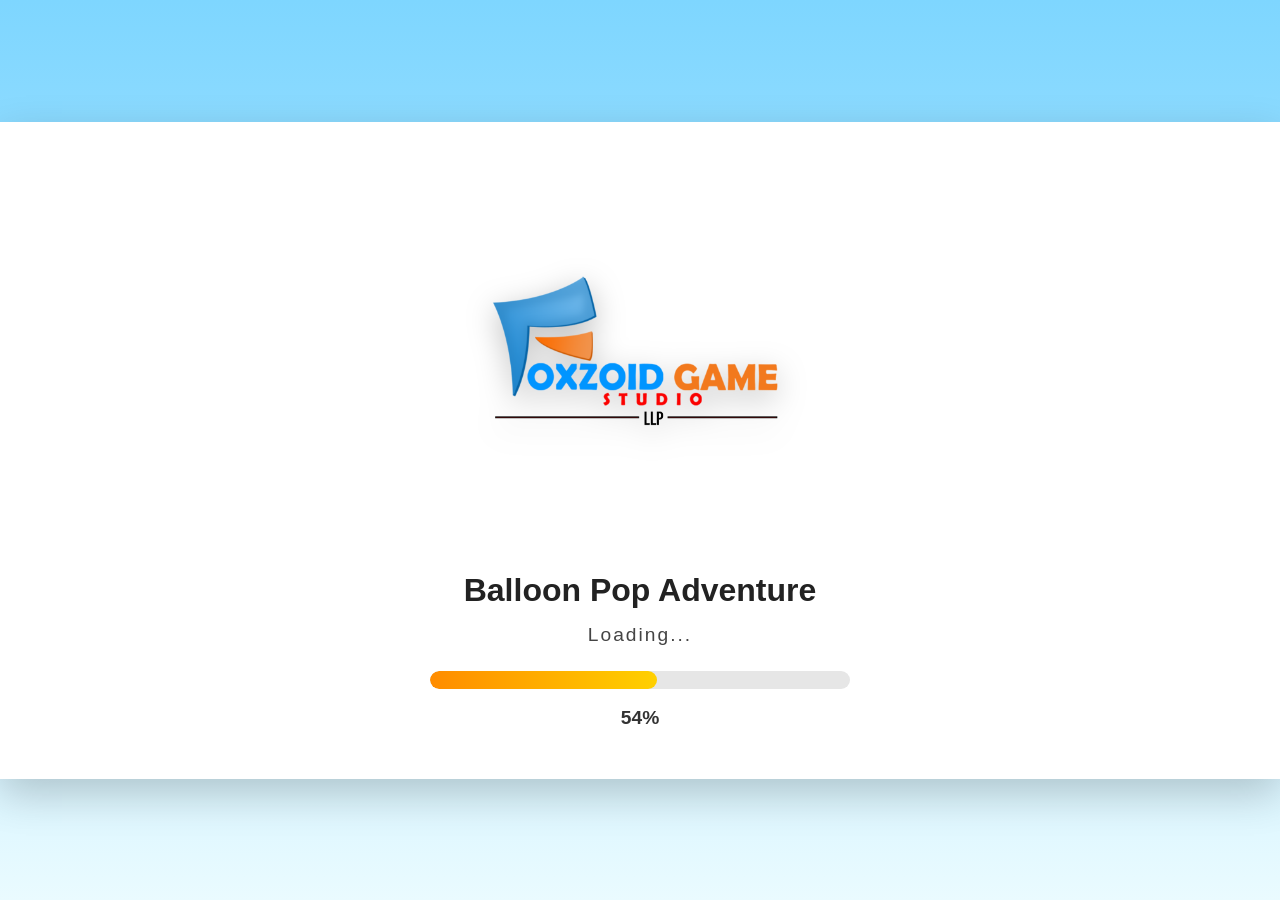
<file: Balloon Pop Adventure/index.html>
<!doctype html>
<html lang="en">
  <head>
    <meta charset="UTF-8" />
    <meta name="viewport" content="width=device-width, initial-scale=1.0" />

    <title>Balloon Pop Adventure | Fun Balloon Popping Game for Kids</title>
    <meta
      name="description"
      content="Play Balloon Pop Adventure, a colorful balloon popping game for kids. Pop balloons, score points, and enjoy a fun arcade adventure."
    />

    <meta
      name="keywords"
      content="Balloon Pop Adventure, balloon game, kids game, HTML5 game, browser game, arcade game, balloon popping game"
    />

    <meta name="author" content="Foxzoid Studio" />

    <meta name="robots" content="index, follow" />
    <link rel="icon" href="assets/favicon.png" />

    <link rel="stylesheet" href="css/home.css" />
  </head>

  <body>
    <!-- ================= LOADING SCREEN ================= -->

    <div id="loading-screen">
      <div class="loading-overlay">
        <div class="logo-wrapper">
          <img src="assets/company-logo.png" class="loading-logo" />
        </div>

        <h2 class="loading-title">Balloon Pop Adventure</h2>

        <p class="loading-text">Loading...</p>

        <div class="loading-bar">
          <div class="loading-progress" id="loading-progress"></div>
        </div>

        <span id="loading-percent"> 0% </span>
      </div>
    </div>
    <div class="home-container">
      <!-- ================= SETTINGS BUTTON ================= -->
      <button id="settings-btn" class="settings-btn" aria-label="Settings">
        ⚙️
      </button>
      <!-- Settings + Shop (top-right) -->
      <button id="shop-btn-home" class="shop-btn-home" aria-label="Shop">
        🛒
      </button>

      <div class="cloud cloud1"></div>

      <div class="cloud cloud2"></div>

      <div class="sparkle s1">✨</div>
      <div class="sparkle s2">✨</div>
      <div class="sparkle s3">⭐</div>

      <img src="assets/mascot-left.PNG" class="mascot left" />

      <img src="assets/mascot-right.png" class="mascot right" />

      <div class="logo-area">
        <img src="assets/game-logo.png" class="game-logo" />

        <p class="tagline">🎈 Pop Balloons • Earn Points • Have Fun! 🎈</p>

        <button class="play-btn">▶ PLAY NOW</button>
      </div>

      <div class="balloons">
        <img src="assets/red-balloon.png" class="balloon b1" />

        <img src="assets/blue-balloon.png" class="balloon b2" />

        <img src="assets/yellow-balloon.png" class="balloon b3" />

        <img src="assets/green-balloon.png" class="balloon b4" />
      </div>

      <div class="grass"></div>
    </div>

    <!-- ================= SETTINGS POPUP ================= -->
    <div id="settings-modal" class="settings-modal">
      <div class="settings-panel">
        <button id="close-settings" class="close-settings">✖</button>

        <h2>⚙️ Settings</h2>

        <div class="setting-item">
          <span>🎵 Music</span>

          <label class="switch">
            <input type="checkbox" id="music-toggle" checked />
            <span class="slider"></span>
          </label>
        </div>

        <div class="setting-item">
          <span>🔊 Sound Effects</span>

          <label class="switch">
            <input type="checkbox" id="sound-toggle" checked />
            <span class="slider"></span>
          </label>
        </div>

        <div class="setting-item">
          <span>🔔 Vibration</span>

          <label class="switch">
            <input type="checkbox" id="vibration-toggle" checked />
            <span class="slider"></span>
          </label>
        </div>

        <div class="setting-item volume-item">
          <span>🔉 Volume</span>

          <input type="range" id="volume-slider" min="0" max="100" value="75" />
        </div>

        <button class="setting-btn" id="how-to-play-btn">📖 How to Play</button>
        <button class="setting-btn" id="privacy-btn">🔒 Privacy Policy</button>

        <button class="reset-btn">🗑 Reset Progress</button>
      </div>
    </div>

    <!-- How to Play Modal -->
    <div id="howto-modal" class="settings-modal">
      <div class="settings-panel">
        <button class="close-settings" id="close-howto">✖</button>
        <h2>📖 How to Play</h2>
        <div style="text-align: left; line-height: 1.6; font-size: 15px">
          <p>🎈 Tap / click balloons to pop them and earn points.</p>
          <hr>
          <p>❤️ Heart balloons give extra energy.</p>
          <hr>
          <p>⭐ Golden / special balloons give bonus points or coins.</p>
          <hr>
          <p>💣 Avoid bomb balloons — they reduce energy!</p>
          <hr>
          <p>Keep your energy above 0. When it reaches 0 the game ends.</p>
          <hr>
          <p>Buy upgrades in the Shop to make the game easier and more fun!</p>
        </div>
      </div>
    </div>

    <!-- Privacy Policy Modal -->
    <div id="privacy-modal" class="settings-modal">
      <div class="settings-panel">
        <button class="close-settings" id="close-privacy">✖</button>
        <h2>🔒 Privacy Policy</h2>
        <div
          style="
            text-align: left;
            line-height: 1.6;
            font-size: 14px;
            max-height: 60vh;
            overflow-y: auto;
          "
        >
          <p>
            Balloon Pop Adventure stores data only on your device using
            localStorage (scores, coins, settings, upgrades).
          </p>
          <p>
            No personal data is collected, no accounts are required, and nothing
            is sent to any server.
          </p>
          <p>
            You can clear all data anytime with the “Reset Progress” button.
          </p>
          <p>© 2026 Foxzoid Studio.</p>
        </div>
      </div>
    </div>

    <!-- ================= FOOTER ================= -->
    <footer class="game-footer">
      <p>Balloon Pop Adventure™</p>
      <small>Version 1.0.0 • © 2026 Foxzoid Studio. All Rights Reserved.</small>
    </footer>
    <audio id="bg-music" loop preload="auto">
      <source src="assets/audio/home-music.mp3" type="audio/mpeg" />
    </audio>
    <audio id="click-sound" preload="auto">
      <source src="assets/audio/sound-effects/click.mp3" type="audio/mpeg" />
    </audio>

    <audio id="popup-sound" preload="auto">
      <source src="assets/audio/sound-effects/pop.mp3" type="audio/mpeg" />
    </audio>

    <audio id="bonus-sound" preload="auto">
      <source src="assets/audio/sound-effects/bonus.mp3" type="audio/mpeg" />
    </audio>

    <audio id="game-over-sound" preload="auto">
      <source
        src="assets/audio/sound-effects/game-over.mp3"
        type="audio/mpeg"
      />
    </audio>
    <script>
      function startGame() {
        window.location.href = "game.html";
      }
    </script>
    <script src="js/home.js"></script>
  </body>
</html>
</file>
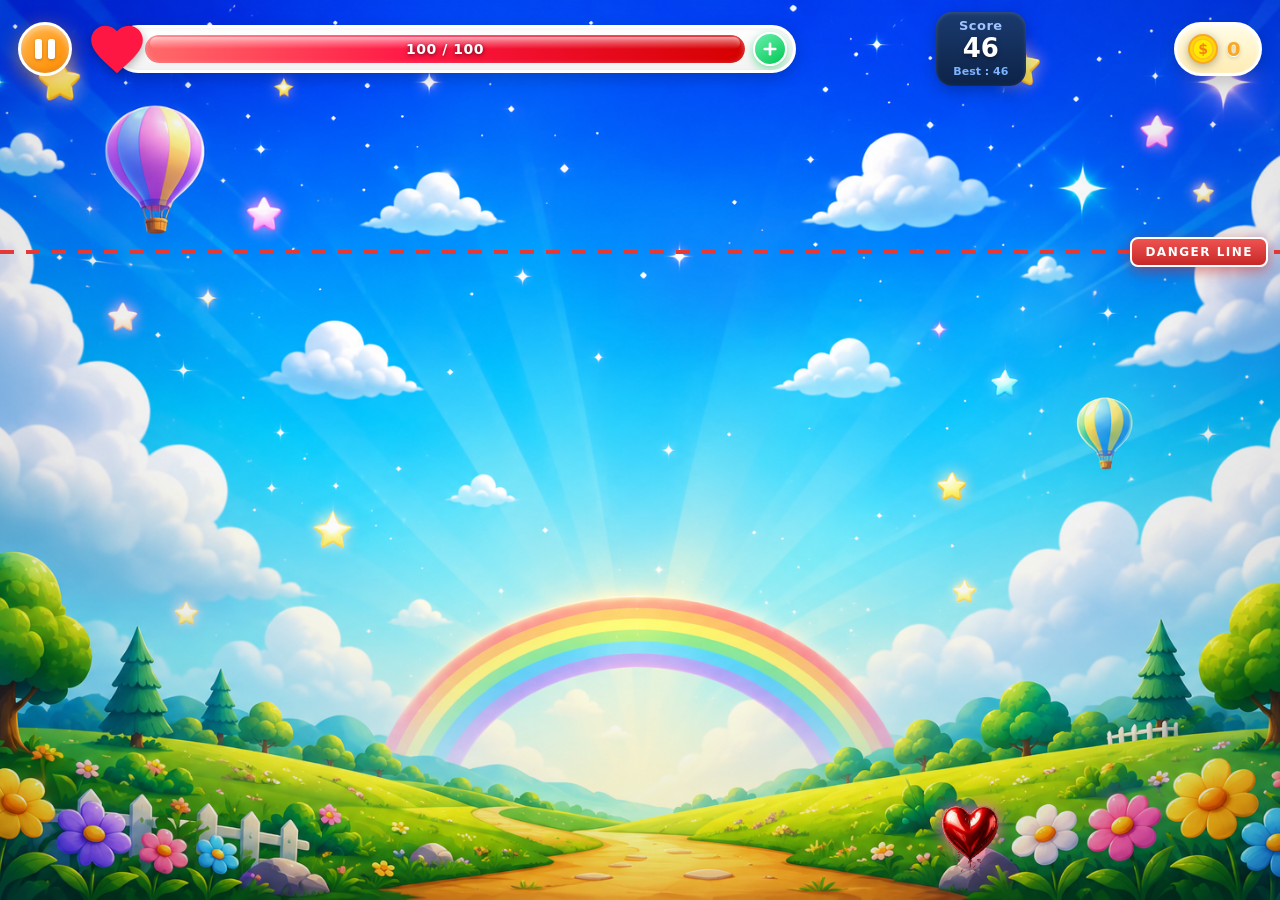
<file: Balloon Pop Adventure/game.html>
<!doctype html>
<html lang="en">
  <head>
    <meta charset="UTF-8" />
    <meta
      name="viewport"
      content="width=device-width, initial-scale=1.0, maximum-scale=1.0, user-scalable=no" />

    <title>Balloon Pop Adventure | Fun Balloon Popping Game for Kids</title>
    <meta
      name="description"
      content="Play Balloon Pop Adventure, a colorful balloon popping game for kids. Pop balloons, score points, and enjoy a fun arcade adventure." />

    <meta
      name="keywords"
      content="Balloon Pop Adventure, balloon game, kids game, HTML5 game, browser game, arcade game, balloon popping game" />

    <meta name="author" content="Foxzoid Studio" />

    <meta name="robots" content="index, follow" />
    <link rel="icon" href="assets/favicon.png" />
    <link rel="stylesheet" href="css/style.css" />
  </head>
  <body>
    <div class="game-ui">
      <div class="top-bar">
        <button class="pause-btn" aria-label="Pause Game">
          <div class="pause-icon">
            <span></span>
            <span></span>
          </div>
        </button>

        <div class="energy-wrap">
          <svg class="heart-icon" viewBox="0 0 24 24" fill="#FF1744">
            <path
              d="M12 21.35l-1.45-1.32C5.4 15.36 2 12.28 2 8.5 2 5.42 4.42 3 7.5 3c1.74 0 3.41.81 4.5 2.09C13.09 3.81 14.76 3 16.5 3 19.58 3 22 5.42 22 8.5c0 3.78-3.4 6.86-8.55 11.54L12 21.35z" />
          </svg>

          <div class="energy-bar">
            <div class="energy-fill-wrap">
              <div class="energy-fill"></div>
              <div class="energy-text">100 / 100</div>
            </div>

            <button class="plus-btn" aria-label="Buy Energy">
              <svg
                viewBox="0 0 24 24"
                fill="none"
                stroke="#fff"
                stroke-width="3.5"
                stroke-linecap="round">
                <line x1="12" y1="5" x2="12" y2="19" />
                <line x1="5" y1="12" x2="19" y2="12" />
              </svg>
            </button>
          </div>
        </div>

        <!-- ===== SCORE BOX ===== -->
        <div class="score-box">
          <div class="score-label">Score</div>
          <div id="score-value" class="score-value">0</div>
          <div id="best-score" class="best-score">Best : 0</div>
        </div>

        <div class="coins" aria-label="Coins">
          <svg class="coin-icon" viewBox="0 0 32 32">
            <circle
              cx="16"
              cy="16"
              r="14"
              fill="#FFD600"
              stroke="#F9A825"
              stroke-width="2" />
            <circle
              cx="16"
              cy="16"
              r="10"
              fill="#FFEA00"
              stroke="#FBC02D"
              stroke-width="1.5" />
            <text
              x="16"
              y="21"
              text-anchor="middle"
              font-size="14"
              font-weight="900"
              fill="#F57F17">
              $
            </text>
          </svg>
          <span class="coin-value">0</span>
        </div>
      </div>

      <div class="danger-line">
        <div class="danger-label">DANGER LINE</div>
      </div>

      <div id="balloon-container" class="balloon-container"></div>

      <section class="game-over-overlay hidden">
        <div class="game-over-card">
          <h1>💥 Game Over</h1>

          <p class="subtitle">Better Luck Next Time!</p>

          <div class="stats">
            <div class="stat">
              <span>🏆 Highest Score</span>
              <strong id="highest-score">0</strong>
            </div>

            <div class="stat">
              <span>⭐ Current Score</span>
              <strong id="current-score">0</strong>
            </div>

            <div class="stat">
              <span>🪙 Total Coins</span>
              <strong id="total-coins">0</strong>
            </div>

            <div class="stat">
              <span>💰 Coins Earned</span>
              <strong id="earned-coins">0</strong>
            </div>
          </div>

          <h2 id="new-record" class="hidden">🏆 NEW HIGH SCORE!</h2>

          <div class="popup-buttons">
            <button id="restart-btn" class="play-btn-popup">
              🔄 Play Again
            </button>

            <button id="home-btn" class="home-btn-popup">🏠 Home</button>
          </div>
        </div>
      </section>

      <!-- ================= PAUSE POPUP ================= -->
      <section id="pause-overlay" class="pause-overlay hidden">
        <div class="pause-card">

          <button id="close-pause" class="pause-close">
            ✕
          </button>

          <div class="pause-title">
            ⏸ GAME PAUSED
          </div>

          <div class="pause-content">

            <div class="pause-stats">

              <div class="pause-stat">
                <span>Current Score</span>
                <strong id="pause-score">0</strong>
              </div>

              <div class="pause-stat">
                <span>Best Score</span>
                <strong id="pause-best">0</strong>
              </div>

              <div class="pause-stat">
                <span>Coins</span>
                <strong id="pause-coins">0</strong>
              </div>

              <div class="pause-stat">
                <span>Time Played</span>
                <strong id="pause-time">00:00</strong>
              </div>

            </div>

            <div class="pause-buttons">

              <button id="resume-btn" class="resume-btn">
                ▶ Resume
              </button>

              <div class="bottom-buttons">

                <button id="restart-pause-btn" class="restart-btn">
                  🔄 Restart
                </button>

                <button id="home-pause-btn" class="home-btn">
                  🏠 Home
                </button>

              </div>

            </div>

          </div>

        </div>
      </section>
      <!-- ================= SHOP MODAL ================= -->
      <section id="shop-modal" class="shop-overlay hidden">
        <div class="shop-card">
          <button id="close-shop" class="shop-close">✕</button>
          <h2>🛒 Power-Up Shop</h2>
          <div class="shop-coins">
            Your Coins: <strong id="shop-total-coins">0</strong> 🪙
          </div>
          <div id="shop-list" class="shop-list"></div>
          <p class="shop-hint">Permanent upgrades stay forever • One-time
            power-ups last for the next run</p>

            <button id="shop-play-btn" class="shop-play-btn hidden">▶ Start Playing</button>
        </div>
      </section>
    </div>

    <audio id="pop-sound" preload="auto">
      <source src="assets/audio/sound-effects/pop.mp3" type="audio/mpeg" />
    </audio>
    <audio id="game-over-sound" preload="auto">
      <source
        src="assets/audio/sound-effects/game-over.mp3"
        type="audio/mpeg" />
    </audio>
    <audio id="click-sound" preload="auto">
      <source src="assets/audio/sound-effects/click.mp3" type="audio/mpeg" />
    </audio>
    <!-- Optional background music for the game -->
    <audio id="bg-music" loop preload="auto">
      <source src="assets/audio/home-music.mp3" type="audio/mpeg" />
    </audio>

    <script src="js/config.js" defer></script>
    <script src="js/sound.js" defer></script>
    <!-- ← THIS WAS MISSING -->
    <script src="js/ui.js" defer></script>
    <script src="js/balloon.js" defer></script>
    <script src="js/game.js" defer></script>
    <script src="js/main.js" defer></script>
  </body>
</html>
</file>
<file: Balloon Pop Adventure/css/home.css>
* {
  margin: 0;
  padding: 0;
  box-sizing: border-box;
}

html,
body {
  width: 100%;
  height: 100%;
  overflow: hidden;
}



body {
  font-family: "Comic Sans MS", "Trebuchet MS", sans-serif;

  background: linear-gradient(180deg, #56d8ff, #9ee8ff 45%, #dff8ff);
}


/*==========================
    LOADING SCREEN
==========================*/

      #loading-screen {
        position: fixed;
        inset: 0;

        display: flex;
        justify-content: center;
        align-items: center;

        background: linear-gradient(
          to bottom,
          #7ed6ff 0%,
          #a9e4ff 45%,
          #eafbff 100%
        );

        z-index: 99999;
        transition: opacity 0.8s ease;
      }

      .loading-overlay {
        width: 100%;
        min-height: 420px;

        display: flex;
        flex-direction: column;
        justify-content: center;
        align-items: center;

        padding: 50px 20px;

        background: #fff;

        box-shadow: 0 15px 40px rgba(0, 0, 0, 0.2);
      }

      .logo-wrapper {
        display: flex;
        justify-content: center;
        align-items: center;
      }

      .loading-logo {
        width: min(380px, 80vw);

        animation: bounce 2s infinite;

        filter: drop-shadow(0 8px 15px rgba(0, 0, 0, 0.25));
      }

      .loading-title {
        margin-top: 20px;

        font-size: clamp(1.5rem, 3vw, 2rem);

        font-weight: 800;

        color: #222;

        text-align: center;
      }

      .loading-text {
        margin-top: 15px;

        font-size: clamp(1rem, 2vw, 1.2rem);

        letter-spacing: 2px;

        color: #444;
      }

      .loading-bar {
        width: min(420px, 90vw);

        height: 18px;

        margin-top: 25px;

        border-radius: 50px;

        overflow: hidden;

        background: #e6e6e6;
      }

      .loading-progress {
        width: 0;
        height: 100%;
        border-radius: 50px;
        transition: width 0.2s linear;

        background: linear-gradient(90deg, #ff8c00, #ffd000);
      }

      #loading-percent {
        margin-top: 18px;

        font-size: clamp(1rem, 2vw, 1.2rem);

        font-weight: bold;

        color: #333;
      }

      /* Animation */

      @keyframes bounce {
        0%,
        100% {
          transform: scale(1);
        }

        50% {
          transform: scale(1.04);
        }
      }

      /* ==========================
   FOOTER
========================== */

      .game-footer {
        position: fixed;
        left: 50%;
        bottom: 12px;
        transform: translateX(-50%);

        width: min(95%, 700px);

        padding: 10px 18px;

        display: flex;
        flex-direction: column;
        align-items: center;
        justify-content: center;
        gap: 4px;

        border-radius: 18px;

        background: rgba(255, 255, 255, 0.72);
        backdrop-filter: blur(12px);

        box-shadow: 0 8px 24px rgba(0, 0, 0, 0.12);

        text-align: center;

        z-index: 100;
      }

      .game-footer p {
        margin: 0;
        font-size: clamp(0.85rem, 1.5vw, 1rem);
        font-weight: 700;
      }

      .game-footer small {
        font-size: clamp(0.65rem, 1.2vw, 0.82rem);
        color: #666;
        line-height: 1.4;
      }

      @media (max-width: 768px) {
        .game-footer {
          font-size: 12px;
          padding: 6px 14px;
          bottom: 8px;
        }
      }

      @media (max-width: 768px) {
        .loading-overlay {
          min-height: 360px;
          padding: 40px 20px;
        }

        .loading-logo {
          width: 300px;
        }

        .loading-title {
          margin-top: 16px;
        }
      }

      @media (max-width: 480px) {
        .loading-overlay {
          min-height: 320px;
          padding: 30px 16px;
        }

        .loading-logo {
          width: 220px;
        }

        .loading-title {
          font-size: 1.35rem;
        }

        .loading-text {
          font-size: 0.95rem;
          letter-spacing: 1px;
        }

        .loading-bar {
          height: 14px;
        }

        #loading-percent {
          font-size: 1rem;
        }

        .game-footer {
          bottom: 8px;
          padding: 8px 12px;
          border-radius: 14px;
        }
      }

      @media (max-width: 360px) {
        .loading-overlay {
          min-height: 290px;
          padding: 25px 12px;
        }

        .loading-logo {
          width: 180px;
        }

        .loading-title {
          font-size: 1.15rem;
        }
      }
/* ================= MAIN ================= */

.home-container {
  height: 100vh;

  display: flex;
  height: 100dvh;

  justify-content: center;

  align-items: center;

  position: relative;

  overflow: hidden;
}

/* ================= SOUND BUTTON ================= */

.sound-btn{
    position:absolute;
    top:20px;
    left:20px;

    width:60px;
    height:60px;

    border:none;
    border-radius:50%;

    cursor:pointer;

    font-size:28px;

    display:flex;
    align-items:center;
    justify-content:center;

    background:rgba(255,255,255,.9);

    box-shadow:0 8px 20px rgba(0,0,0,.2);

    transition: 0.3s;

    z-index:999;
}

.sound-btn:hover{
    transform:scale(1.08);
}

.sound-btn:active{
    transform:scale(0.95);
}

@media(max-width:768px){

.sound-btn{
    width:50px;
    height:50px;
    font-size:22px;
    top:15px;
    left:15px;
}

}

/* ================= CLOUDS ================= */

.cloud {
  position: absolute;

  background: white;

  width: 180px;
  height: 60px;

  border-radius: 50px;

  opacity: 0.8;

  filter: blur(0.3px);

  animation: cloudMove 25s linear infinite;
}

.cloud:before,
.cloud:after {
  content: "";

  position: absolute;

  background: white;

  border-radius: 50%;
}

.cloud:before {
  width: 90px;
  height: 90px;

  top: -45px;
  left: 30px;
}

.cloud:after {
  width: 70px;
  height: 70px;

  top: -25px;
  right: 25px;
}

.cloud1 {
  top: 15%;
  left: -200px;
}

.cloud2 {
  top: 35%;
  left: -300px;

  animation-delay: 10s;
}

@keyframes cloudMove {
  from {
    transform: translateX(-200px);
  }

  to {
    transform: translateX(120vw);
  }
}

/* ================= LOGO AREA ================= */

.logo-area {
  width: min(90vw, 500px);

  text-align: center;

  z-index: 10;
}

.game-logo {
  width: min(65vw, 430px);

  min-height: 35vh;

  object-fit: contain;

  filter: drop-shadow(0 15px 15px rgba(0, 0, 0, 0.2));

  animation: logoBounce 2s infinite;
}

@keyframes logoBounce {
  50% {
    transform: translateY(-18px);
  }
}

.tagline {
  margin-top: 2vh;

  font-size: clamp(14px, 2vw, 22px);

  font-weight: bold;

  color: black;
}

/* ================= PLAY BUTTON ================= */

.play-btn {
  margin-top: 3vh;

  padding: clamp(12px, 2vw, 22px) clamp(35px, 6vw, 70px);

  font-size: clamp(18px, 3vw, 32px);

  font-weight: 900;

  color: white;

  border: none;

  border-radius: 70px;

  cursor: pointer;

  background: linear-gradient(180deg, #ffdd55, #ff9d00);

  box-shadow:
    0 10px 0 #e67e00,
    0 20px 40px rgba(0, 0, 0, 0.25);

  position: relative;

  overflow: hidden;

  animation: buttonPulse 1.5s infinite;
}

.play-btn::before {
  content: "";

  position: absolute;

  top: 0;

  left: -100%;

  width: 50%;

  height: 100%;

  background: linear-gradient(
    120deg,
    transparent,
    rgba(255, 255, 255, 0.8),
    transparent
  );

  animation: shine 3s infinite;
}

@keyframes shine {
  to {
    left: 150%;
  }
}

.play-btn:hover {
  transform: scale(1.1);
}

@keyframes buttonPulse {
  50% {
    transform: scale(1.08);
  }
}

/* ================= MASCOTS ================= */

.mascot {
  position: absolute;

  width: min(18vw, 220px);

  max-height: 40vh;

  object-fit: contain;

  z-index: 5;

  filter: drop-shadow(0 10px 10px rgba(0, 0, 0, 0.2));

  animation: mascotFloat 3s ease-in-out infinite;
}

.left {
  left: 4%;

  bottom: 12%;
}

.right {
  right: 3%;

  bottom: 10%;

  width: min(28vw, 360px);

  animation-delay: 1s;
}

@keyframes mascotFloat {
  50% {
    transform: translateY(-25px) rotate(3deg);
  }
}

/* ================= BALLOONS ================= */

.balloon {
  position: absolute;

  width: clamp(45px, 7vw, 90px);

  height: auto;

  bottom: -150px;

  user-select: none;

  filter: drop-shadow(0 10px 8px rgba(0, 0, 0, 0.2));

  animation: balloonFly 10s infinite ease-in;
}

/* Different positions */

.b1 {
  left: 8%;

  animation-duration: 12s;
}

.b2 {
  left: 30%;

  width: 75px;

  animation-delay: 3s;

  animation-duration: 10s;
}

.b3 {
  right: 30%;

  width: 100px;

  animation-delay: 5s;

  animation-duration: 14s;
}

.b4 {
  right: 10%;

  width: 70px;

  animation-delay: 7s;

  animation-duration: 11s;
}

@keyframes balloonFly {
  0% {
    transform: translateY(0) rotate(0deg);

    opacity: 0;
  }

  10% {
    opacity: 1;
  }

  50% {
    transform: translateY(-55vh) rotate(10deg);
  }

  100% {
    transform: translateY(-120vh) rotate(-15deg);

    opacity: 0;
  }
}

.balloon:nth-child(1) {
  left: 10%;
}

.balloon:nth-child(2) {
  left: 30%;

  animation-delay: 3s;
}

.balloon:nth-child(3) {
  right: 25%;

  animation-delay: 6s;
}

.balloon:nth-child(4) {
  right: 10%;

  animation-delay: 8s;
}

@keyframes balloonUp {
  0% {
    transform: translateY(0) rotate(0);
  }

  100% {
    transform: translateY(-120vh) rotate(20deg);
  }
}

/* ================= SPARKLES ================= */

.sparkle {
  position: absolute;

  color: white;

  font-size: 30px;

  animation: sparkle 2s infinite;
}

.s1 {
  top: 20%;
  left: 20%;
}

.s2 {
  top: 60%;
  right: 20%;
}

.s3 {
  top: 30%;
  right: 35%;
}

@keyframes sparkle {
  50% {
    opacity: 0.3;

    transform: scale(1.5);
  }
}

/* ================= GROUND ================= */

.grass {
  position: absolute;

  bottom: 0;

  width: 100%;

  height:clamp(35px,8vh,70px);

  background: #75d64b;

  border-radius: 50% 50% 0 0;
}

/*================ SETTINGS BUTTON ================*/

.settings-btn{
    position:absolute;
    top:20px;
    right:20px;

    width:60px;
    height:60px;

    border:none;
    border-radius:50%;

    font-size:30px;

    background:linear-gradient(#5cb8ff,#2f83ff);

    color:#fff;

    cursor:pointer;

    box-shadow:0 8px 18px rgba(0,0,0,.25);

    transition:.3s;

    z-index:100;
}

.settings-btn:hover{
    transform:rotate(40deg) scale(1.1);
}


/*================ MODAL ================*/

.settings-modal{

    position:fixed;
    inset:0;

    background:rgba(0,0,0,.55);

    display:flex;
    justify-content:center;
    align-items:center;

    visibility:hidden;
    opacity:0;

    transition:.35s;

    z-index:999;
}

.settings-modal.show{

    visibility:visible;
    opacity:1;
}


/*================ PANEL ================*/

.settings-panel{

    width:360px;

    background:#fff4dd;

    border:6px solid #f8cf71;

    border-radius:28px;

    padding:30px;

    position:relative;

    box-shadow:0 20px 40px rgba(0,0,0,.35);

    animation:popup .35s ease;
}

@keyframes popup{

from{

transform:scale(.7);

opacity:0;

}

to{

transform:scale(1);

opacity:1;

}

}

.settings-panel h2{

text-align:center;

margin-bottom:25px;

color:#2563eb;

}


/*================ CLOSE ================*/

.close-settings{

position:absolute;

top:12px;

right:12px;

width:40px;

height:40px;

border:none;

border-radius:50%;

background:#ff4747;

color:#fff;

font-size:20px;

cursor:pointer;

}


/*================ ITEMS ================*/

.setting-item{

display:flex;

justify-content:space-between;

align-items:center;

margin:18px 0;

font-weight:bold;

}


.setting-btn{

width:100%;

margin-top:15px;

padding:12px;

border:none;

border-radius:14px;

background:#2f83ff;

color:white;

font-weight:bold;

cursor:pointer;

}

.reset-btn{

width:100%;

margin-top:15px;

padding:12px;

border:none;

border-radius:14px;

background:#ff3b3b;

color:white;

font-weight:bold;

cursor:pointer;

}


/*================ SWITCH ================*/

.switch{

position:relative;

display:inline-block;

width:54px;

height:28px;

}

.switch input{

display:none;

}

.slider{

position:absolute;

inset:0;

background:#ccc;

border-radius:20px;

transition:.3s;

}

.slider:before{

content:"";

position:absolute;

width:22px;

height:22px;

left:3px;

top:3px;

background:white;

border-radius:50%;

transition:.3s;

}

input:checked + .slider{

background:#34d399;

}

input:checked + .slider:before{

transform:translateX(26px);

}

.volume-item{

display:block;

}

.volume-item span{

display:block;

margin-bottom:8px;

}

#volume-slider{

width:100%;

}

/* ================= SHOP BUTTON (below Settings) ================= */
.shop-btn-home {
  position: absolute;
  top: 90px;
  right: 20px;
  width: 60px;
  height: 60px;
  border: none;
  border-radius: 50%;
  cursor: pointer;
  font-size: 28px;
  display: flex;
  align-items: center;
  justify-content: center;
  background: linear-gradient(145deg, #7c4dff, #651fff);
  color: #fff;
  box-shadow:
    0 6px 0 #4a148c,
    0 10px 22px rgba(103, 58, 183, 0.4);
  transition: transform 0.2s ease, box-shadow 0.2s ease;
  z-index: 999;
}

.shop-btn-home:hover {
  transform: scale(1.1);
  box-shadow:
    0 8px 0 #4a148c,
    0 14px 28px rgba(103, 58, 183, 0.5);
}

.shop-btn-home:active {
  transform: scale(0.93);
  box-shadow:
    0 3px 0 #4a148c,
    0 6px 14px rgba(103, 58, 183, 0.35);
}

@media (max-width: 768px) {
  .shop-btn-home {
    width: 50px;
    height: 50px;
    font-size: 22px;
    top: 78px;
    right: 15px;
  }
}

@media (max-width: 480px) {
  .shop-btn-home {
    width: 46px;
    height: 46px;
    font-size: 20px;
    top: 72px;
    right: 12px;
  }
}
/* ================= MOBILE ================= */

@media (max-width: 768px) {
  .mascot {
    width: 110px;
  }

  .game-logo {
    width: 280px;
  }

  .tagline {
    font-size: 16px;
  }

  .play-btn {
    font-size: 22px;

    padding: 18px 45px;
  }
}

/* Small Phones */

@media(max-width:480px){


.game-logo{

width:75vw;

max-height:28vh;

}


.mascot.left{

width:90px;

bottom:7%;

}


.mascot.right{

width:150px;

bottom:6%;

}


.tagline{

font-size:14px;

}


.play-btn{

padding:14px 35px;

font-size:20px;

}



}



/* Tablets */

@media(min-width:481px) and (max-width:900px){


.game-logo{

width:60vw;

}


.mascot.right{

width:250px;

}


.mascot.left{

width:150px;

}


}




/* Large screens */

@media(min-width:1400px){


.game-logo{

width:500px;

}


.mascot.right{

width:420px;

}


}
</file>
<file: Balloon Pop Adventure/css/style.css>
* {
  margin: 0;
  padding: 0;
  box-sizing: border-box;
  -webkit-tap-highlight-color: transparent;
}

html,
body {
  width: 100%;
  height: 100%;
  overflow: hidden;
  font-family:
    "Segoe UI",
    system-ui,
    -apple-system,
    sans-serif;
}

body {
  background: url("../assets/bg-img.png") center center/cover no-repeat;
  background-color: #5dade2;
  position: relative;
}

body::before {
  content: "";
  position: absolute;
  inset: 0;
  background: radial-gradient(
    ellipse at 50% 30%,
    transparent 40%,
    rgba(0, 0, 0, 0.18) 100%
  );
  pointer-events: none;
  z-index: 1;
}

/* ========== FULL-SCREEN GAME LAYER ========== */
.game-ui {
  position: absolute;
  inset: 0;
  z-index: 10;
}

/* ========== TOP BAR ========== */
.top-bar {
  position: absolute;
  top: 0;
  left: 0;
  right: 0;
  padding: max(12px, env(safe-area-inset-top)) clamp(10px, 3vw, 18px) 10px;
  display: flex;
  align-items: center;
  gap: clamp(8px, 2vw, 14px);
  z-index: 30;
  animation: slideDown 0.7s cubic-bezier(0.22, 1, 0.36, 1) both;
  flex-wrap: nowrap;
}

@keyframes slideDown {
  from {
    opacity: 0;
    transform: translateY(-45px);
  }
  to {
    opacity: 1;
    transform: translateY(0);
  }
}

/* ----- Pause Button ----- */
.pause-btn {
  width: clamp(42px, 12vw, 54px);
  height: clamp(42px, 12vw, 54px);
  border-radius: 50%;
  background: linear-gradient(145deg, #ffb347, #ff8c00);
  border: 3px solid #fff;
  box-shadow:
    0 6px 20px rgba(255, 140, 0, 0.55),
    inset 0 3px 6px rgba(255, 255, 255, 0.5),
    inset 0 -2px 4px rgba(0, 0, 0, 0.12);
  display: flex;
  align-items: center;
  justify-content: center;
  cursor: pointer;
  flex-shrink: 0;
  transition:
    transform 0.18s ease,
    box-shadow 0.18s ease;
  animation: gentlePulse 2.8s ease-in-out infinite;
}
.pause-btn:hover {
  transform: scale(1.1);
  box-shadow: 0 8px 24px rgba(255, 140, 0, 0.65);
}
.pause-btn:active {
  transform: scale(0.92);
}
.pause-icon {
  display: flex;
  gap: clamp(4px, 1.2vw, 6px);
}
.pause-icon span {
  width: clamp(5px, 1.5vw, 7px);
  height: clamp(14px, 4.5vw, 20px);
  background: #fff;
  border-radius: 2.5px;
  box-shadow: 0 1px 3px rgba(0, 0, 0, 0.25);
}

@keyframes gentlePulse {
  0%,
  100% {
    box-shadow:
      0 6px 20px rgba(255, 140, 0, 0.55),
      inset 0 3px 6px rgba(255, 255, 255, 0.5);
  }
  50% {
    box-shadow:
      0 6px 28px rgba(255, 140, 0, 0.75),
      inset 0 3px 6px rgba(255, 255, 255, 0.5);
  }
}

/* ----- Energy Bar (flexible) ----- */
.energy-wrap {
  position: relative;
  flex: 1 1 auto;
  min-width: 0; /* allows shrinking */
  max-width: min(710px, 55vw);
  height: clamp(36px, 10vw, 48px);
}

.energy-bar {
  position: absolute;
  left: clamp(18px, 5vw, 28px); /* space for overlapping heart */
  right: 0;
  top: 0;
  bottom: 0;
  background: linear-gradient(180deg, #ffffff 0%, #f3f3f3 100%);
  border-radius: 999px;
  border: 3px solid #fff;
  box-shadow:
    0 5px 16px rgba(0, 0, 0, 0.2),
    inset 0 1px 4px rgba(0, 0, 0, 0.06);
  display: flex;
  align-items: center;
  padding: 0 6px 0 clamp(18px, 5vw, 28px);
  overflow: hidden;
}

/* Heart overlapping the left corner */
.heart-icon {
  position: absolute;
  left: 0;
  top: 50%;
  transform: translateY(-50%);
  width: clamp(40px, 12vw, 62px);
  height: clamp(40px, 12vw, 62px);
  z-index: 5;
  filter: drop-shadow(0 3px 5px rgba(0, 0, 0, 0.3));
  animation: heartbeat 1.6s ease-in-out infinite;
}

@keyframes heartbeat {
  0%,
  100%,
  14%,
  28%,
  70% {
    transform: translateY(-50%) scale(1);
  }
  42% {
    transform: translateY(-50%) scale(1.14);
  }
}

.energy-fill-wrap {
  flex: 1;
  height: clamp(18px, 5.5vw, 28px);
  background: #e4e4e4;
  border-radius: 999px;
  overflow: hidden;
  position: relative;
  min-width: 0;
}

.energy-fill {
  height: 100%;
  width: 100%;
  background: linear-gradient(90deg, #ff6b6b 0%, #ff1744 45%, #d50000 100%);
  border-radius: 999px;
  position: relative;
  box-shadow: inset 0 2px 6px rgba(255, 255, 255, 0.4);
  animation: energyShine 2.5s ease-in-out infinite;
}
.energy-fill::after {
  content: "";
  position: absolute;
  top: 2px;
  left: 5px;
  right: 5px;
  height: 42%;
  background: linear-gradient(180deg, rgba(255, 255, 255, 0.55), transparent);
  border-radius: 999px;
}

@keyframes energyShine {
  0%,
  100% {
    filter: brightness(1);
  }
  50% {
    filter: brightness(1.13);
  }
}

.energy-text {
  position: absolute;
  left: 50%;
  top: 50%;
  transform: translate(-50%, -50%);
  font-size: clamp(11px, 3vw, 14px);
  font-weight: 800;
  color: #fff;
  text-shadow: 0 1px 4px rgba(0, 0, 0, 0.6);
  letter-spacing: 0.5px;
  white-space: nowrap;
  z-index: 2;
}

/* + button */
.plus-btn {
  width: clamp(26px, 8vw, 34px);
  height: clamp(26px, 8vw, 34px);
  border-radius: 50%;
  background: linear-gradient(145deg, #69f0ae, #00c853);
  border: 2px solid #fff;
  box-shadow: 0 3px 10px rgba(0, 200, 83, 0.5);
  display: flex;
  align-items: center;
  justify-content: center;
  margin-left: clamp(4px, 1.5vw, 8px);
  cursor: pointer;
  flex-shrink: 0;
  transition: transform 0.18s ease;
  animation: plusGlow 2.2s ease-in-out infinite;
}
.plus-btn:hover {
  transform: scale(1.15);
}
.plus-btn:active {
  transform: scale(0.9);
}
.plus-btn svg {
  width: clamp(14px, 4vw, 18px);
  height: clamp(14px, 4vw, 18px);
}

@keyframes plusGlow {
  0%,
  100% {
    box-shadow: 0 3px 10px rgba(0, 200, 83, 0.5);
  }
  50% {
    box-shadow: 0 3px 16px rgba(0, 200, 83, 0.75);
  }
}

/* ===== SCORE BOX ===== */
.score-box {
  background: linear-gradient(180deg, #1a3a6e 0%, #0d2347 100%);
  border-radius: 16px;
  border: 3px solid none;
  padding: 6px 16px 8px;
  text-align: center;
  box-shadow:
    0 5px 16px rgba(0, 0, 0, 0.25),
    inset 0 1px 4px rgba(255, 255, 255, 0.15);
  flex-shrink: 0;
  min-width: 90px;
  margin-left: auto; /* pushes it toward the right */
  margin-right: 8px;
}

.score-label {
  font-size: clamp(10px, 2.5vw, 13px);
  font-weight: 700;
  color: #a0c4ff;
  letter-spacing: 0.5px;
  margin-bottom: 1px;
}

.score-value {
  font-size: clamp(18px, 5vw, 26px);
  font-weight: 900;
  color: #ffffff;
  line-height: 1.1;
  text-shadow: 0 2px 4px rgba(0, 0, 0, 0.4);
}



.best-score {
  font-size: clamp(9px, 2.2vw, 11px);
  color: #7eb3ff;
  margin-top: 2px;
  font-weight: 600;
}

/* ----- Coins ----- */
.coins {
  display: flex;
  align-items: center;
  gap: clamp(4px, 1.5vw, 8px);
  background: linear-gradient(180deg, #fffde7 0%, #ffecb3 100%);
  padding: clamp(5px, 1.5vw, 8px) clamp(10px, 3vw, 18px) clamp(5px, 1.5vw, 8px)
    clamp(6px, 2vw, 10px);
  border-radius: 999px;
  border: 3px solid #fff;
  box-shadow:
    0 5px 16px rgba(0, 0, 0, 0.18),
    inset 0 1px 4px rgba(255, 255, 255, 0.7);
  flex-shrink: 0;
  margin-left: auto;
  animation: coinFloat 3s ease-in-out infinite;
}

@keyframes coinFloat {
  0%,
  100% {
    transform: translateY(0);
  }
  50% {
    transform: translateY(-4px);
  }
}

.coin-icon {
  width: clamp(24px, 7vw, 32px);
  height: clamp(24px, 7vw, 32px);
  filter: drop-shadow(0 2px 4px rgba(0, 0, 0, 0.3));
  animation: coinSpin 6s linear infinite;
}

@keyframes coinSpin {
  0% {
    transform: rotateY(0deg);
  }
  100% {
    transform: rotateY(360deg);
  }
}

.coin-value {
  font-size: clamp(14px, 4vw, 20px);
  font-weight: 800;
  color: #f9a825;
  text-shadow:
    0 1px 0 #fff,
    0 2px 4px rgba(0, 0, 0, 0.18);
  letter-spacing: 0.4px;
}

/* ========== DANGER LINE ========== */
.danger-line {
  position: absolute;
  left: 0;
  right: 0;
  top: clamp(22%, 28vh, 30%);
  height: 0;
  z-index: 20;
  display: flex;
  align-items: center;
  animation:
    dangerAppear 0.8s,
    dangerFlash 2s infinite;
}

@keyframes dangerAppear {
  from {
    opacity: 0;
    transform: scaleX(0.55);
  }
  to {
    opacity: 1;
    transform: scaleX(1);
  }
}

@keyframes dangerFlash {
  0%,
  100% {
    opacity: 0.6;
  }

  50% {
    opacity: 1;
  }
}
.danger-line::before {
  content: "";
  position: absolute;
  left: 0;
  right: 0;
  height: 4px;
  background: repeating-linear-gradient(
    90deg,
    #e53935 0px,
    #e53935 14px,
    transparent 14px,
    transparent 26px
  );
  animation: dangerPulse 1.4s ease-in-out infinite;
}

@keyframes dangerPulse {
  0%,
  100% {
    box-shadow: 0 0 8px rgba(229, 57, 53, 0.55);
    opacity: 0.9;
  }
  50% {
    box-shadow:
      0 0 18px rgba(229, 57, 53, 0.95),
      0 0 35px rgba(229, 57, 53, 0.45);
    opacity: 1;
  }
}

.danger-label {
  position: absolute;
  right: max(12px, env(safe-area-inset-right));
  background: linear-gradient(180deg, #ef5350, #c62828);
  color: #fff;
  font-size: clamp(9px, 2.5vw, 12px);
  font-weight: 800;
  letter-spacing: 1.5px;
  padding: clamp(4px, 1.2vw, 6px) clamp(8px, 2.5vw, 13px);
  border-radius: 8px;
  border: 2px solid #fff;
  box-shadow: 0 4px 14px rgba(198, 40, 40, 0.55);
  text-transform: uppercase;
  white-space: nowrap;
  animation: labelBlink 2s ease-in-out infinite;
}

@keyframes labelBlink {
  0%,
  100% {
    transform: scale(1);
  }
  50% {
    transform: scale(1.06);
  }
}

/* Balloons */
.balloon-container {
  position: absolute;
  inset: 0;
  z-index: 15;
  overflow: hidden;
  pointer-events: none;
}
.balloon-container .balloon {
  position: absolute;
  width: clamp(50px, 18vw, 80px);
  height: auto;
  cursor: pointer;
  user-select: none;
  pointer-events: auto;
  transition: transform 0.15s ease;
}
.balloon-container .balloon.pop {
  transform: scale(1.4);
  opacity: 0;
}

.game-over-overlay {
  position: fixed;
  inset: 0;

  background: rgba(0, 0, 0, 0.65);

  backdrop-filter: blur(8px);

  display: flex;
  justify-content: center;
  align-items: center;

  z-index: 9999;

  animation: fadeIn 0.4s;
}

.hidden {
  display: none;
}

.game-over-card {
  width: min(430px, 92%);

  background: rgba(255, 255, 255, 0.15);

  backdrop-filter: blur(18px);

  border: 2px solid rgba(255, 255, 255, 0.3);

  border-radius: 30px;

  padding: 35px;

  text-align: center;

  box-shadow: 0 20px 60px rgba(0, 0, 0, 0.35);

  animation: popup 0.4s;
}

.game-over-card h1 {
  font-size: 42px;

  margin-bottom: 10px;

  color: #ff5252;
}

.subtitle {
  color: #666;

  margin-bottom: 25px;

  font-size: 18px;
}

.stats {
  display: grid;

  grid-template-columns: 1fr 1fr;

  gap: 15px;

  margin-bottom: 25px;
}

.stat {
  background: #f8f8f8;

  border-radius: 15px;

  padding: 15px;

  display: flex;

  flex-direction: column;

  gap: 6px;
}

.stat span {
  font-size: 14px;

  color: #666;
}

.stat strong {
  font-size: 22px;

  color: #222;
}

#new-record {
  color: #ff9800;

  margin-bottom: 20px;

  animation: pulse 1s infinite;
}

.popup-buttons {
  display: flex;

  gap: 15px;
}

.popup-buttons button {
  flex: 1;

  padding: 16px;

  border: none;

  border-radius: 15px;

  font-size: 18px;

  font-weight: bold;

  cursor: pointer;

  transition: 0.25s;
}

.play-btn-popup {
  background: #4caf50;

  color: white;
}

.play-btn-popup:hover {
  transform: scale(1.05);
}

.home-btn-popup {
  background: #2196f3;

  color: white;
}

.home-btn-popup:hover {
  transform: scale(1.05);
}

@keyframes fadeIn {
  from {
    opacity: 0;
  }

  to {
    opacity: 1;
  }
}

@keyframes popup {
  from {
    transform: scale(0.8);

    opacity: 0;
  }

  to {
    transform: scale(1);

    opacity: 1;
  }
}

@keyframes pulse {
  50% {
    transform: scale(1.08);
  }
}

/*==========================
PAUSE POPUP
==========================*/

.pause-overlay{
    position:fixed;
    inset:0;
    background:rgba(0,0,0,.55);
    backdrop-filter:blur(8px);
    display:flex;
    justify-content:center;
    align-items:center;
    z-index:9999;
    animation:fadeIn .3s;
}

.hidden {
  display: none;
}

.pause-card{

    width:min(480px,92%);
    background:linear-gradient(#fff8ec,#ffe8c5);
    border-radius:30px;
    border:5px solid #ffd18a;
    overflow:hidden;
    position:relative;

    box-shadow:
    0 20px 45px rgba(0,0,0,.35);

    animation:popup .35s;
}

.pause-title{

    background:linear-gradient(#9d4edd,#6a1b9a);
    color:#fff;
    font-size:28px;
    font-weight:900;
    text-align:center;

    padding:18px;
    letter-spacing:1px;
}

.pause-close{

    position:absolute;
    right:15px;
    top:15px;

    width:42px;
    height:42px;

    border:none;
    border-radius:50%;

    background:#ff3d3d;
    color:#fff;
    cursor:pointer;
    font-size:22px;
    font-weight:bold;

    box-shadow:0 5px 15px rgba(0,0,0,.3);
}

.pause-content{
    padding:25px;
}

.pause-stats{

    display:grid;
    grid-template-columns:1fr 1fr;
    gap:15px;

    margin-bottom:30px;
}

.pause-stat{

    background:#fff4dc;
    border:2px solid #ffd899;
    border-radius:16px;

    padding:18px;
    text-align:center;
}

.pause-stat span{

    display:block;
    color:#555;
    margin-bottom:8px;
    font-size:15px;
}

.pause-stat strong{

    font-size:28px;
    color:#222;
}

.resume-btn{

    width:100%;
    height:58px;

    border:none;
    border-radius:16px;

    background:linear-gradient(#7dff52,#38b000);

    color:white;
    font-size:24px;
    font-weight:900;

    cursor:pointer;
    margin-bottom:18px;

    box-shadow:0 8px 0 #248100;

    transition:.2s;
}

.resume-btn:hover{
    transform:translateY(-2px);
}

.resume-btn:active{

    transform:translateY(5px);
    box-shadow:none;
}

.bottom-buttons{

    display:flex;
    gap:12px;
}

.bottom-buttons button{

    flex:1;
    height:52px;

    border:none;
    border-radius:14px;

    color:#fff;
    font-size:17px;
    font-weight:800;

    cursor:pointer;
}

.restart-btn{

    background:linear-gradient(#ff9933,#ff5a00);
}


.home-btn{

    background:linear-gradient(#b84dff,#7b2cbf);
}


/* ========== SHOP ========== */
.shop-overlay {
  position: fixed;
  inset: 0;
  background: rgba(0, 0, 0, 0.7);
  backdrop-filter: blur(10px);
  display: flex;
  justify-content: center;
  align-items: center;
  z-index: 10000;
  animation: fadeIn 0.3s;
  overflow: hidden;                 /* prevent page scroll */
}
.shop-overlay.hidden { display: none; }

.shop-card {
  width: min(420px, 94%);
  max-height: 85vh;
  display: flex;
  flex-direction: column;
  background: linear-gradient(160deg, #fff9e6, #fff);
  border-radius: 24px;
  border: 3px solid #fff;
  box-shadow: 0 20px 50px rgba(0,0,0,0.35);
  padding: 24px 20px 20px;
  position: relative;
  text-align: center;
  overflow: hidden;                 /* no scrollbar on the card itself */
}

.shop-close {
  position: absolute;
  top: 12px;
  right: 14px;
  width: 36px;
  height: 36px;
  border-radius: 50%;
  border: none;
  background: #ff5252;
  color: #fff;
  font-size: 18px;
  font-weight: bold;
  cursor: pointer;
  z-index: 2;
}

.shop-card h2 {
  font-size: 26px;
  margin-bottom: 8px;
  color: #e65100;
  flex-shrink: 0;
}

.shop-coins {
  background: linear-gradient(90deg, #fffde7, #ffecb3);
  padding: 8px 16px;
  border-radius: 999px;
  display: inline-block;
  margin-bottom: 16px;
  font-weight: 700;
  color: #f57f17;
  border: 2px solid #fff;
  flex-shrink: 0;
}

/* Only the list scrolls – scrollbar stays inside the box */
.shop-list {
  display: flex;
  flex-direction: column;
  gap: 12px;
  overflow-y: auto;
  max-height: 50vh;                 /* adjustable */
  padding-right: 6px;               /* space for scrollbar */
  margin-bottom: 12px;
  flex: 1;
}

/* Optional: nicer thin scrollbar */
.shop-list::-webkit-scrollbar {
  width: 6px;
}
.shop-list::-webkit-scrollbar-track {
  background: #ffe0b2;
  border-radius: 10px;
}
.shop-list::-webkit-scrollbar-thumb {
  background: #ff9800;
  border-radius: 10px;
}

.shop-item {
  display: flex;
  align-items: center;
  gap: 12px;
  background: #fff;
  border-radius: 16px;
  padding: 12px 14px;
  box-shadow: 0 4px 12px rgba(0,0,0,0.08);
  border: 2px solid #ffe0b2;
  text-align: left;
  flex-shrink: 0;
}
.shop-item.owned {
  border-color: #81c784;
  background: #f1f8e9;
}

.shop-icon {
  font-size: 32px;
  width: 48px;
  text-align: center;
}

.shop-info { flex: 1; }
.shop-name { font-weight: 800; font-size: 16px; color: #333; }
.shop-desc { font-size: 12px; color: #777; margin-top: 2px; }
.shop-status { font-size: 11px; color: #2e7d32; font-weight: 700; margin-top: 3px; }

.shop-buy-btn {
  background: linear-gradient(145deg, #ffb347, #ff8c00);
  border: 2px solid #fff;
  border-radius: 12px;
  padding: 8px 14px;
  font-weight: 800;
  color: #fff;
  cursor: pointer;
  min-width: 70px;
  box-shadow: 0 3px 10px rgba(255,140,0,0.4);
  transition: transform 0.15s;
}
.shop-buy-btn:hover:not(:disabled) { transform: scale(1.08); }
.shop-buy-btn:disabled {
  background: #bdbdbd;
  box-shadow: none;
  cursor: default;
}

.shop-hint {
  margin-top: 8px;
  font-size: 12px;
  color: #888;
  flex-shrink: 0;
}

.shop-play-btn {
  margin-top: 12px;
  width: 100%;
  padding: 14px;
  font-size: 18px;
  font-weight: 800;
  color: #fff;
  border: 3px solid #fff;
  border-radius: 16px;
  background: linear-gradient(180deg, #ffdd55, #ff9d00);
  box-shadow: 0 6px 0 #e67e00;
  cursor: pointer;
  flex-shrink: 0;
}
.shop-play-btn.hidden { display: none; }


/* ========== POWER BALLOONS ========== */
.balloon.special-golden {
  filter: drop-shadow(0 0 10px gold) brightness(1.15);
}

.balloon.special-heart {
  filter: drop-shadow(0 0 8px #ff69b4);
}

.balloon.special-bomb {
  filter: drop-shadow(0 0 8px #ff4500);
}

.balloon.special-rainbow {
  animation: rainbowGlow 1.2s infinite alternate;
}

@keyframes rainbowGlow {
  from {
    filter: hue-rotate(0deg) drop-shadow(0 0 8px white);
  }
  to {
    filter: hue-rotate(360deg) drop-shadow(0 0 14px white);
  }
}

/* Floating text */
.floating-text {
  position: fixed;
  font-size: 1.6rem;
  font-weight: 800;
  pointer-events: none;
  z-index: 9999;
  text-shadow: 0 2px 8px rgba(0, 0, 0, 0.4);
  animation: floatUp 1.2s ease-out forwards;
}

@keyframes floatUp {
  0% {
    opacity: 1;
    transform: translateY(0) scale(1);
  }
  100% {
    opacity: 0;
    transform: translateY(-80px) scale(1.3);
  }
}


/* ========== RESPONSIVE BREAKPOINTS ========== */

/* Very small phones */
@media (max-width: 380px) {
  .top-bar {
    gap: 6px;
    padding-left: 8px;
    padding-right: 8px;
  }
  .energy-wrap {
    max-width: 48vw;
  }
  .energy-text {
    font-size: 10px;
  }
  .coins {
    padding: 4px 8px 4px 5px;
  }
}

/* Phones landscape / small tablets */
@media (max-height: 500px) and (orientation: landscape) {
  .top-bar {
    padding-top: max(8px, env(safe-area-inset-top));
    padding-bottom: 6px;
  }
  .energy-wrap {
    height: 34px;
  }
  .heart-icon {
    width: 36px;
    height: 36px;
  }
  .danger-line {
    top: 32%;
  }
}

/* Tablets and up – give energy bar more room */
@media (min-width: 768px) {
  .energy-wrap {
    max-width: min(710px, 60vw);
  }
}

/* Large screens */
@media (min-width: 1200px) {
  .energy-wrap {
    max-width: 710px;
  }
}
</file>
